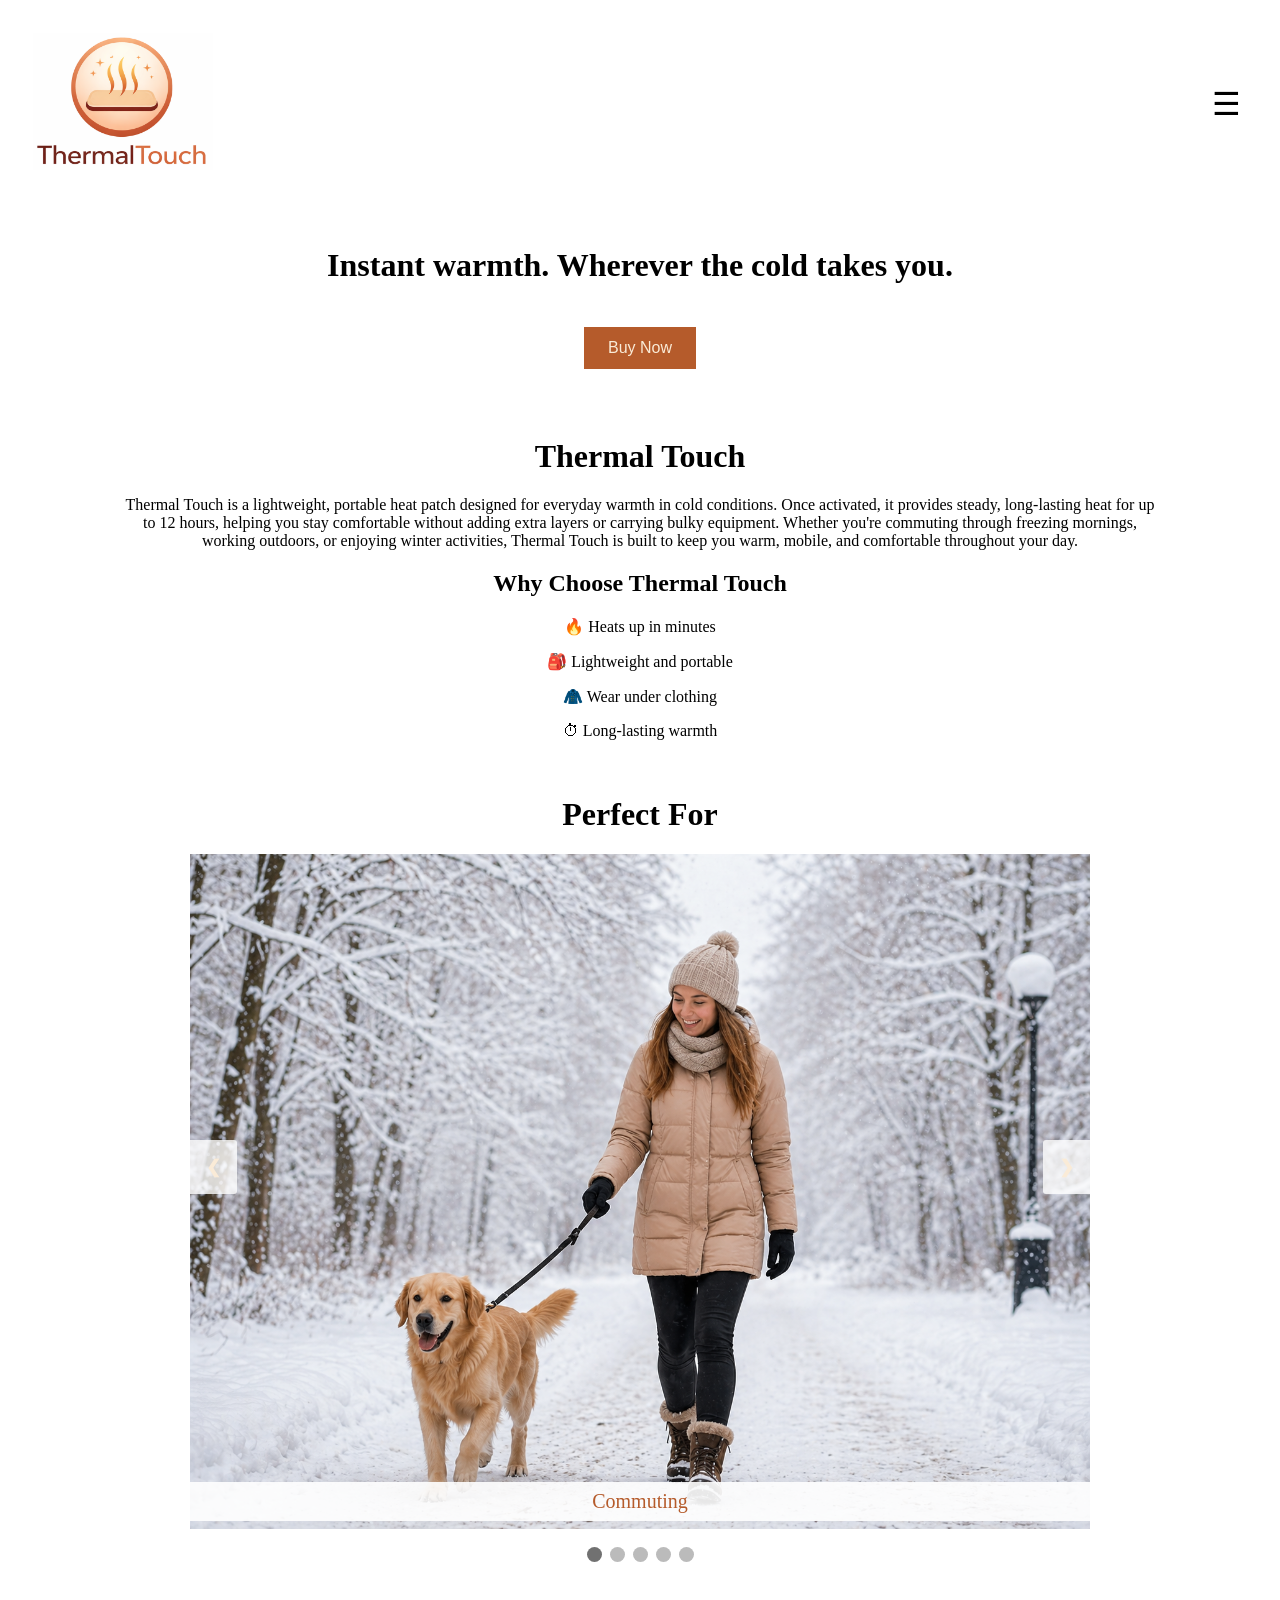
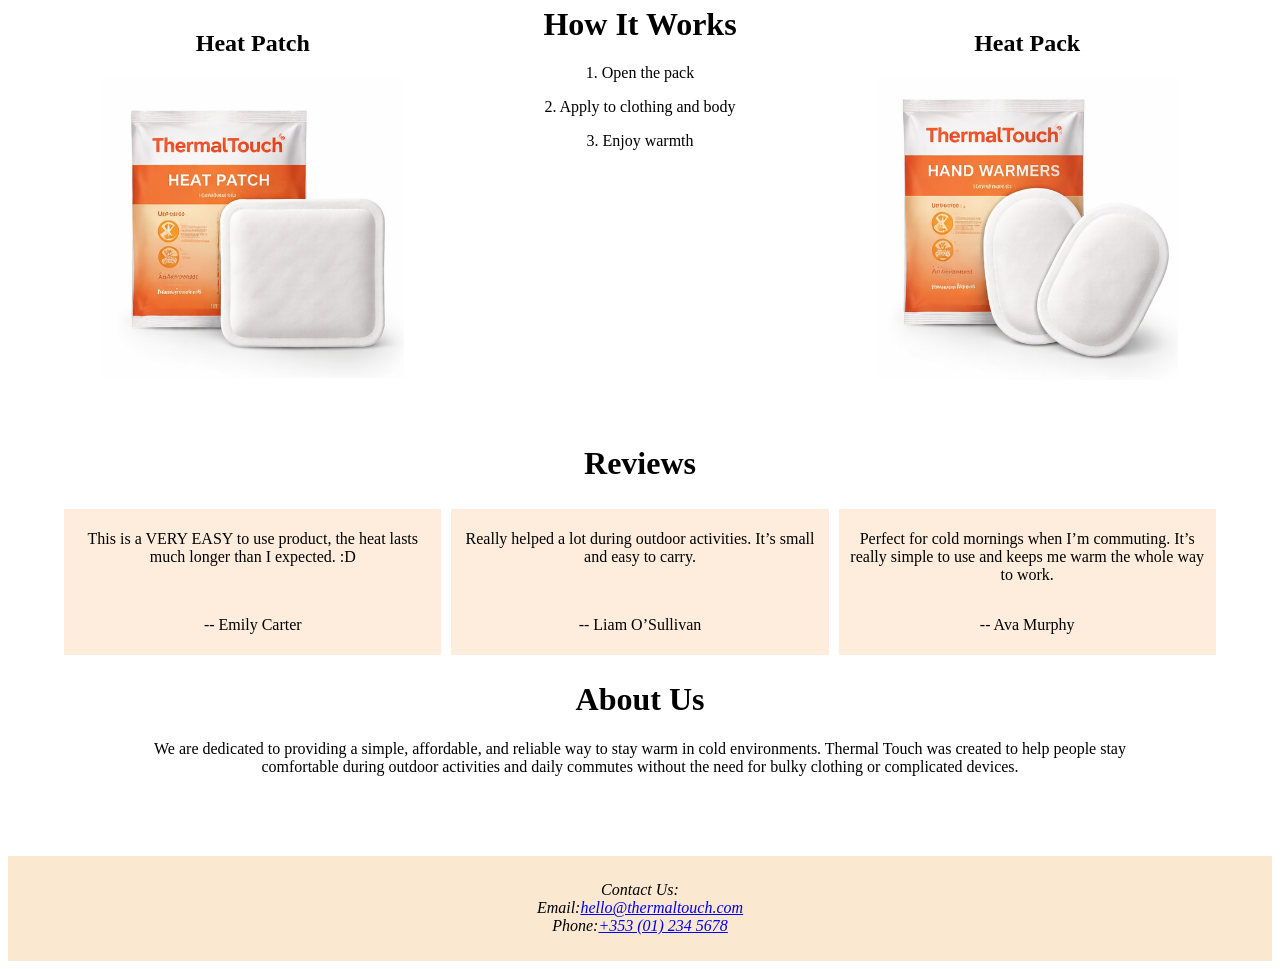
<file: index.html>
<!DOCTYPE html>
<html lang="en">
<head>
    <meta charset="UTF-8">
    <meta name="viewport" content="width=device-width, initial-scale=1.0">
    <link rel="stylesheet" href="asssets/css/styles.css">
    <title>Thermal Touch</title>
</head>
<body>
    <header class="header-container">
        <div class="logo">
            <a href="index.html"><img id=logo src="asssets/images/logo.png" alt="logo"></a>
        </div>
        <button class="menu-btn" onclick="toggleMenu()">&#9776;</button>
        <nav class="navbar">
            <ul class="menu">
                <li class="menu-item"><a href="index.html">Home</a></li>
                <li class="menu-item"><a href="pages/products.html">Products</a></li>
                <li class="menu-item"><a href="pages/pricing.html">Pricing</a></li>
                <!-- <li class="menu-item"><a href="pages/contact.html">Contact</a></li> -->
            </ul>
        </nav>
    </header>

    <div class="main-content">
        <div class="wide-container">
            <div class="center">
                <h1> Instant warmth. Wherever the cold takes you.</h1>
                <br>
                <button class="explore-btn"><a href="pages/pricing.html">Buy Now</a></button>
            </div>
        </div>
        <br>
        <div class="center">
            <h1>Thermal Touch</h1>
            <p>Thermal Touch is a lightweight, portable heat patch designed for everyday warmth in cold conditions. 
                Once activated, it provides steady, long-lasting heat for up to 12 hours, 
                helping you stay comfortable without adding extra layers or carrying bulky equipment.
                Whether you're commuting through freezing mornings, working outdoors, or enjoying winter activities, 
                Thermal Touch is built to keep you warm, mobile, and comfortable throughout your day.</p>
        </div>
        <div class="center">
            <div class="center-text">
                <h2>Why Choose Thermal Touch</h2>
                    <p>🔥 Heats up in minutes</p>
                    <p>🎒 Lightweight and portable</p>
                    <p>🧥 Wear under clothing</p>
                    <p>⏱ Long-lasting warmth</p>
            </div>
        </div>
        <br>
        <div class="slideshow-container">
            <h1>Perfect For</h1>
            <!-- Full-width images with number and caption text -->
            <div class="mySlides fade">
                <img src="asssets/images/Commuting.png" style="width:90%">
                <div class="text">Commuting</div>
            </div>
            
            <div class="mySlides fade">
                <img src="asssets/images/OutdoorEvent.png" style="width:90%">
                <div class="text">Outdoor Events</div>
            </div>
            
            <div class="mySlides fade">
                <img src="asssets/images/Hiking.png" style="width:90%">
                <div class="text">Hiking</div>
            </div>

            <div class="mySlides fade">
                <img src="asssets/images/IceSkiing.png" style="width:90%">
                <div class="text">Ice Skiing</div>
            </div>

            <div class="mySlides fade">
                <img src="asssets/images/IceSkating.png" style="width:90%">
                <div class="text">Ice Skating</div>
            </div>
            
            <!-- Next and previous buttons -->
            <a class="prev" onclick="plusSlides(-1)">&#10094;</a>
            <a class="next" onclick="plusSlides(1)">&#10095;</a>
            </div>
            <br>

            <!-- The dots/circles -->
        <div style="text-align:center">
            <span class="dot" onclick="currentSlide(1)"></span>
            <span class="dot" onclick="currentSlide(2)"></span>
            <span class="dot" onclick="currentSlide(3)"></span>
            <span class="dot" onclick="currentSlide(4)"></span>
            <span class="dot" onclick="currentSlide(5)"></span>
        </div>
        <br>
        <div class="container">
            <div class="product">
                <h2>Heat Patch</h2>
                <img src="asssets/images/heat_patch.png" class="heat-patch" alt="heat-patch">
            </div>
            <div class="center">
                <h1>How It Works</h1>
                    <p>1. Open the pack</p>
                    <p>2. Apply to clothing and body</p>
                    <p>3. Enjoy warmth</p>
            </div>
            <div class="product">
                <h2>Heat Pack</h2>
                <img src="asssets/images/heat_pack.png" class="heat-pack-img" alt="heat-pack">
            </div>
        </div>
        <br>
        <h1>Reviews</h1>
        <div class="review-container">
            <div class="review-col">
                <p>This is a VERY EASY to use product, 
                    the heat lasts much longer than I expected. :D</p>
                <p>-- Emily Carter</p>
            </div>
            <div class="review-col">
                <p>Really helped a lot during outdoor activities. 
                    It’s small and easy to carry.</p>
                <p>-- Liam O’Sullivan</p>
            </div>
            <div class="review-col">
                <p>Perfect for cold mornings when I’m commuting. 
                    It’s really simple to use and keeps me warm the whole way to work.</p>
                <p>-- Ava Murphy</p>
            </div>
        </div>
        <div class="center">
            <h1>About Us</h1>
            <p>We are dedicated to providing a simple, affordable, and reliable way to stay warm in cold environments. 
                Thermal Touch was created to help people stay comfortable during outdoor activities and daily commutes 
                without the need for bulky clothing or complicated devices.</p>
        </div>
    </div>

    <footer>
        <address>
            Contact Us:<br>
            Email:<a href="mailto:hello@thermaltouch.com">hello@thermaltouch.com</a><br>
            Phone:<a href="tel:+353">+353 (01) 234 5678</a>
        </address>
    </footer>
    <script src="asssets/js/script.js" defer></script>
</body>
</html>
</file>
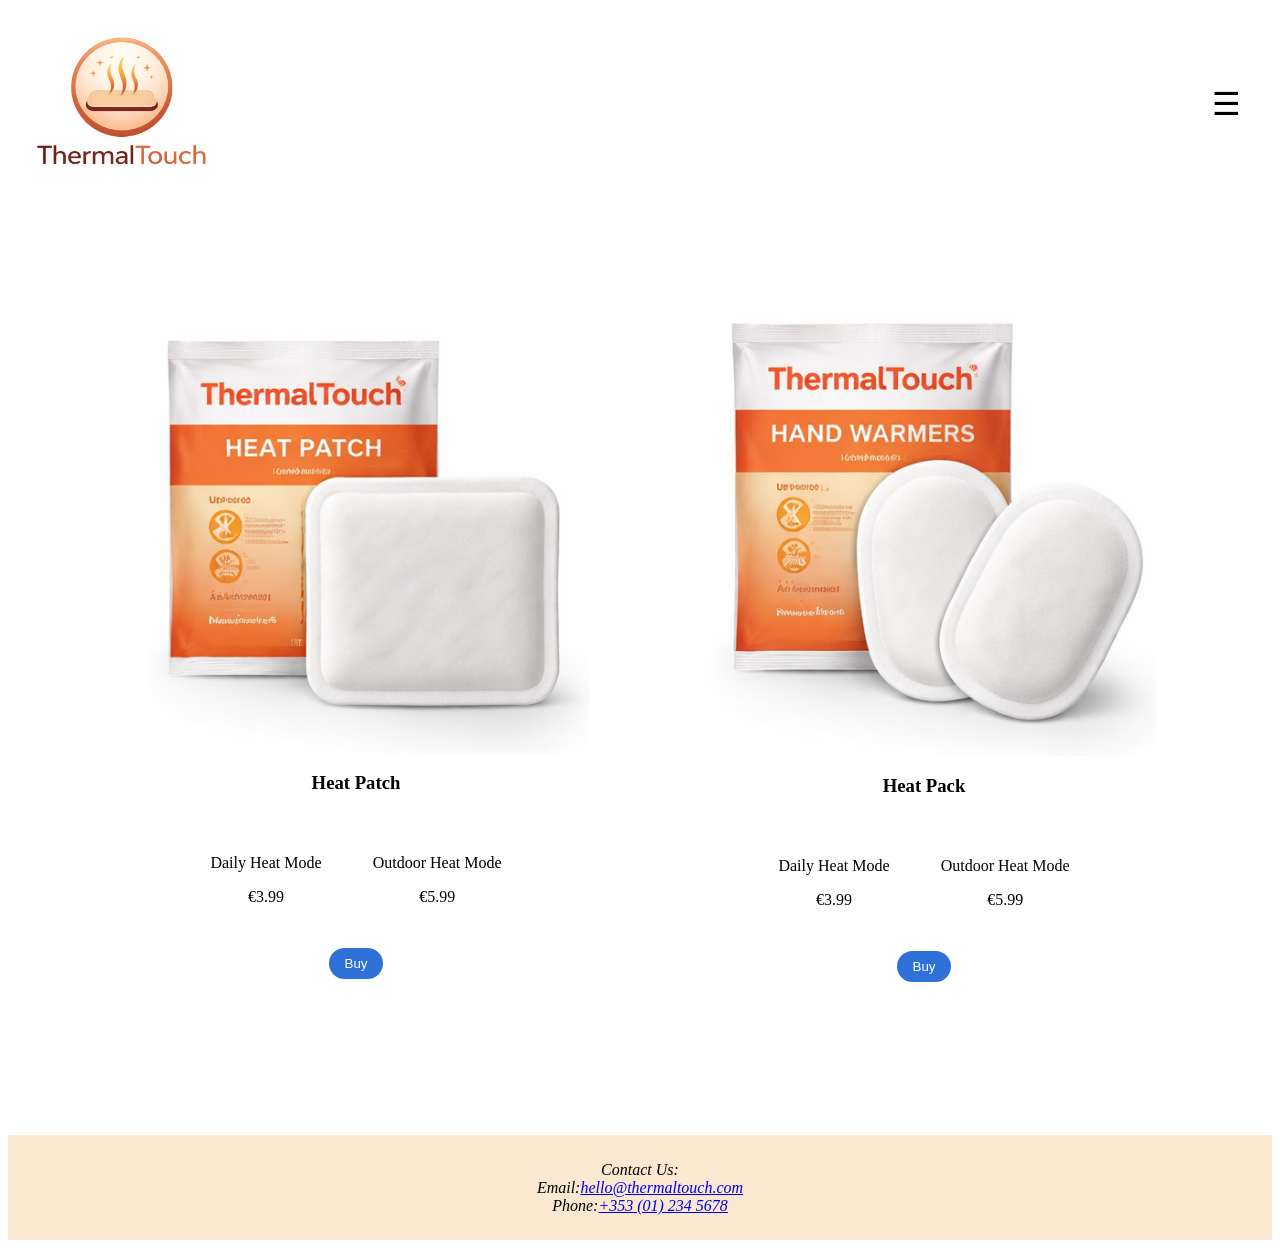
<file: pages/pricing.html>
<!DOCTYPE html>
<html lang="en">
<head>
    <meta charset="UTF-8">
    <meta name="viewport" content="width=device-width, initial-scale=1.0">
    <link rel="stylesheet" href="../asssets/css/styles.css">
    <title>Thermal Touch</title>
</head>
<body>
    <header class="header-container">
        <div class="logo">
            <a href="../index.html"><img id=logo src="../asssets/images/logo.png" alt="logo"></a>
        </div>
        <button class="menu-btn" onclick="toggleMenu()">&#9776;</button>
        <nav class="navbar">
            <ul class="menu">
                <li class="menu-item"><a href="../index.html">Home</a></li>
                <li class="menu-item"><a href="products.html">Products</a></li>
                <li class="menu-item"><a href="pricing.html">Pricing</a></li>
                <!-- <li class="menu-item"><a href="pages/contact.html">Contact</a></li> -->
            </ul>
        </nav>
    </header>

    <div class="product-container grid">
        <div class="product">
            <img src="../asssets/images/heat_patch.png" class="heat-patch-img" alt="heat-patch">
            <h3>Heat Patch</h3>
            <div class="option-container">
                <div class="option">
                    <p>Daily Heat Mode</p>
                    <p class="price">€3.99</p>
                </div>
                <div class="option">
                    <p>Outdoor Heat Mode</p>
                    <p class="price">€5.99</p>
                </div>
            </div>
            <button class="buy-btn">Buy</button>
        </div>
        <div class="product">
            <img src="../asssets/images/heat_pack.png" class="heat-pack-img" alt="heat-pack">
            <h3>Heat Pack</h3>
            <div class="option-container">
                <div class="option">
                    <p>Daily Heat Mode</p>
                    <p class="price">€3.99</p>
                </div>
                <div class="option">
                    <p>Outdoor Heat Mode</p>
                    <p class="price">€5.99</p>
                </div>
            </div>
            <button class="buy-btn">Buy</button>
        </div>
    </div>

    <footer>
        <address>
            Contact Us:<br>
            Email:<a href="mailto:hello@thermaltouch.com">hello@thermaltouch.com</a><br>
            Phone:<a href="tel:+353">+353 (01) 234 5678</a>
        </address>
    </footer>
    <script src="../asssets/js/script.js" defer></script>
</body>
</html>
</file>
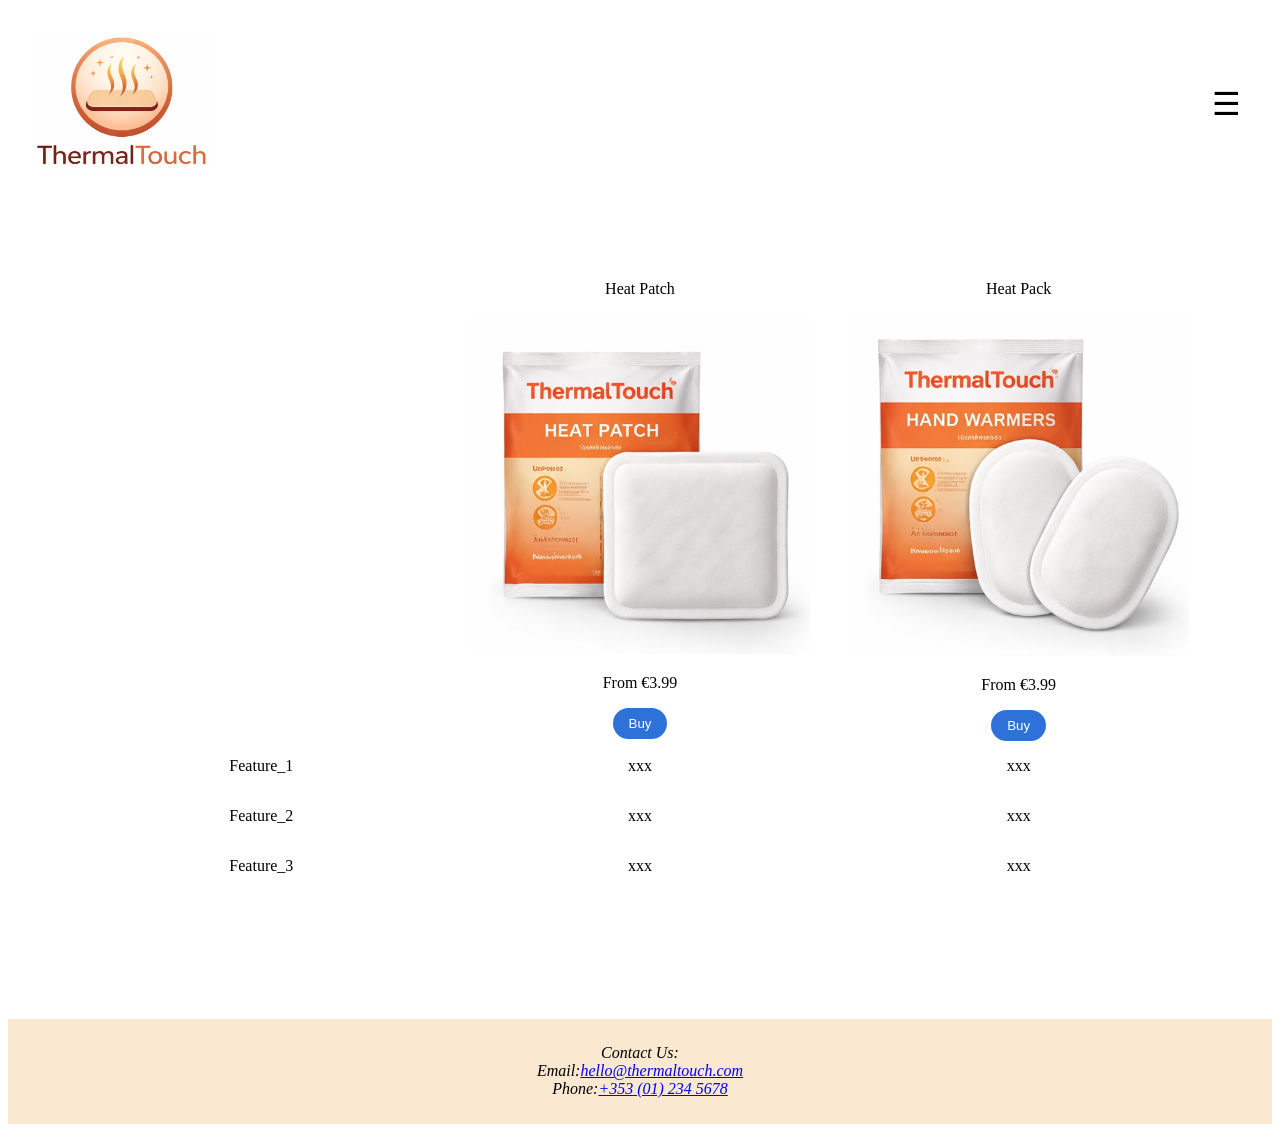
<file: pages/products.html>
<!DOCTYPE html>
<html lang="en">
<head>
    <meta charset="UTF-8">
    <meta name="viewport" content="width=device-width, initial-scale=1.0">
    <link rel="stylesheet" href="../asssets/css/styles.css">
    <title>Thermal Touch</title>
</head>
<body>
    <header class="header-container">
        <div class="logo">
            <a href="../index.html"><img id=logo src="../asssets/images/logo.png" alt="logo"></a>
        </div>
        <button class="menu-btn" onclick="toggleMenu()">&#9776;</button>
        <nav class="navbar">
            <ul class="menu">
                <li class="menu-item"><a href="../index.html">Home</a></li>
                <li class="menu-item"><a href="products.html">Products</a></li>
                <li class="menu-item"><a href="pricing.html">Pricing</a></li>
                <!-- <li class="menu-item"><a href="pages/contact.html">Contact</a></li> -->
            </ul>
        </nav>
    </header>

    <div class="compare-table-container grid">
        <div class="feature"></div>
        <div class="data">
            <p>Heat Patch</p>
            <img src="../asssets/images/heat_patch.png" class="heat-patch-img" alt="heat-patch">
            <p class="price">From €3.99</p>
            <button class="buy-btn">Buy</button>
        </div>
        <div class="data">
            <p>Heat Pack</p>
            <img src="../asssets/images/heat_pack.png" class="heat-pack-img" alt="heat-pack">
            <p class="price">From €3.99</p>
            <button class="buy-btn">Buy</button>
        </div>

        <div class="feature">
            <p>Feature_1</p>
        </div>
        <div class="data">
            <p>xxx</p>
        </div>
        <div class="data">
            <p>xxx</p>
        </div>

        <div class="feature">
            <p>Feature_2</p>
        </div>
        <div class="data">
            <p>xxx</p>
        </div>
        <div class="data">
            <p>xxx</p>
        </div>

        <div class="feature">
            <p>Feature_3</p>
        </div>
        <div class="data">
            <p>xxx</p>
        </div>
        <div class="data">
            <p>xxx</p>
        </div>

        </div>
    </div>


    <footer>
        <address>
            Contact Us:<br>
            Email:<a href="mailto:hello@thermaltouch.com">hello@thermaltouch.com</a><br>
            Phone:<a href="tel:+353">+353 (01) 234 5678</a>
        </address>
    </footer>
    <script src="../asssets/js/script.js" defer></script>
</body>
</html>
</file>
<file: asssets/css/styles.css>
body {
    display: flex;
    flex-direction: column;
}

h1 {
    text-align: center;
}

.main-content a {
    text-decoration: none;
    color: antiquewhite;
}

.main-content, .compare-table-container, .product-container {
    margin: 5vw;
}

/* header styling*/
.header-container {
    display: flex;
    justify-content: space-between;
    align-items: center;
    padding: 2%;
    position: sticky;
    top: 0;
    left: 0;
    z-index: 1000;
    background: rgba(255, 255, 255, 0.8);
}

#logo {
    width: 30vw;
    max-width: 180px;
}

/* Show nav links when the menu is active */
.navbar {
    height: 0;
    width: 100%;
    position: fixed;
    top: clamp(20px, 30vw, 180px);
    left: 0;
    display: flex;
    justify-content: center;
    background-color: rgba(255, 255, 255, 0.9);
    overflow: hidden;
    transition: 0.5s;
}

.menu-btn {
    font-size: 2rem;
    width: auto;
    background: none;
    border: none;
    color: rgb(0, 0, 0);
    cursor: pointer;
}

.menu {
    width: 100%;
    text-align: center;
}

.menu-item {
    list-style-type: none;
    padding: 20px;
}

.menu-item a {
    text-decoration: none;
    font-size: 20pt;
    color: rgb(0, 0, 0);
    display: block;
}

.no_scroll {
    overflow-y: hidden;
}
/* end of header styling */


/* index.html -- main styling */
.wide-container {
    background-image: url("https://picsum.photos/seed/picsum/500/200");
    background-size: cover;
    background-position: center;
    height: auto;
    display: flex;
    justify-content: center;
    align-items: center;
    padding: 2vw;
}

.center {
    text-align: center;
    margin: 0 5vw;
}

.explore-btn {
    background-color: #b55b2b;
    color: antiquewhite;
    border: none;
    cursor: pointer;
    padding: 12px 24px;
    font-size: medium;
    margin: 4px;
}

/* Slideshow container */
.slideshow-container {
  max-width: 1000px;
  position: relative;
  margin: auto;
  text-align: center;
}

.mySlides.fade{
    display: none;
}


.mySlides.fade.active{
    display: flex;
    justify-content: center;
}


/* Next & previous buttons */
.prev, .next {
  cursor: pointer;
  position: absolute;
  top: 50%;
  width: auto;
  padding: 16px;
  margin-top: -22px;
  color: rgb(0, 0, 0);
  font-weight: bold;
  font-size: 18px;
  transition: 0.6s ease;
  border-radius: 0 3px 3px 0;
  background-color: rgba(255, 255, 255, 0.8);
}

.prev {
    left: 5%;
    border-radius: 0 3px 3px 0;
}

.next {
  right: 5%;
  border-radius: 3px 0 0 3px;
}

/* On hover, add a black background color with a little bit see-through */
.prev:hover, .next:hover {
  background-color: rgba(255, 255, 255);
}

/* Caption text */
.text {
    background-color: rgba(255, 255, 255, 0.9);
    color: #b55b2b;
    font-size: 20px;
    padding: 8px 0;
    position: absolute;
    bottom: 8px;
    width: 90%;
    text-align: center;
}

/* The dots/bullets/indicators */
.dot {
  cursor: pointer;
  height: 15px;
  width: 15px;
  margin: 0 2px;
  background-color: #bbb;
  border-radius: 50%;
  display: inline-block;
  transition: background-color 0.6s ease;
}

.dot.active, .dot:hover {
  background-color: #717171;
}

/* Fading animation */
.fade {
  animation-name: fade;
  animation-duration: 1.5s;
}


.review-container, .container, .product-container{
    display: grid;
    grid-template-columns: 1fr;
}

.review-col {
    background-color: #FEEDDC;
    padding: 5px;
    margin: 5px;
    display: flex;
    flex-direction: column;
    text-align: center;
}

.grid img {
    width: 90%;
}

.container img {
width: 90%;
}

.product {
    display: flex;
    flex-direction: column;
    align-items: center;
    margin: 2vw;
}

.option-container {
    display: flex;
}

.option {
    margin: 2vw;
    text-align: center;
}

/* end of index.html -- main styling */


/* pricing.html -- main styling */
.compare-table-container {
    display: grid;
    grid-template-columns: 1fr 1fr 1fr;
}

.buy-btn {
    background-color: #2e72d9;
    color: rgb(255, 255, 255);
    cursor: pointer;
    padding: 8px 16px;
    border-radius: 24px;
    border: none;
}

.feature, 
.data {
    text-align: center;
    p {
        font-size: 1rem;
    }
}

/* end of pricing.html -- main styling */


footer {
    padding: 2vw;
    margin: 5vw 0 0 0;
    background-color: #fae9d0;
    text-align: center;
}


/* tablet + desktop screen */
@media (min-width: 600px) and (max-width: 2000px) {
    .review-container, .container {
        grid-template-columns: repeat(3, 1fr);
    }

    .review-col {
        justify-content: space-between;
    }

    .product-container {
        grid-template-columns: repeat(2, 1fr);
    }

    .main-content {
        margin: 0 4vw 0 4vw;
    }

}
</file>
